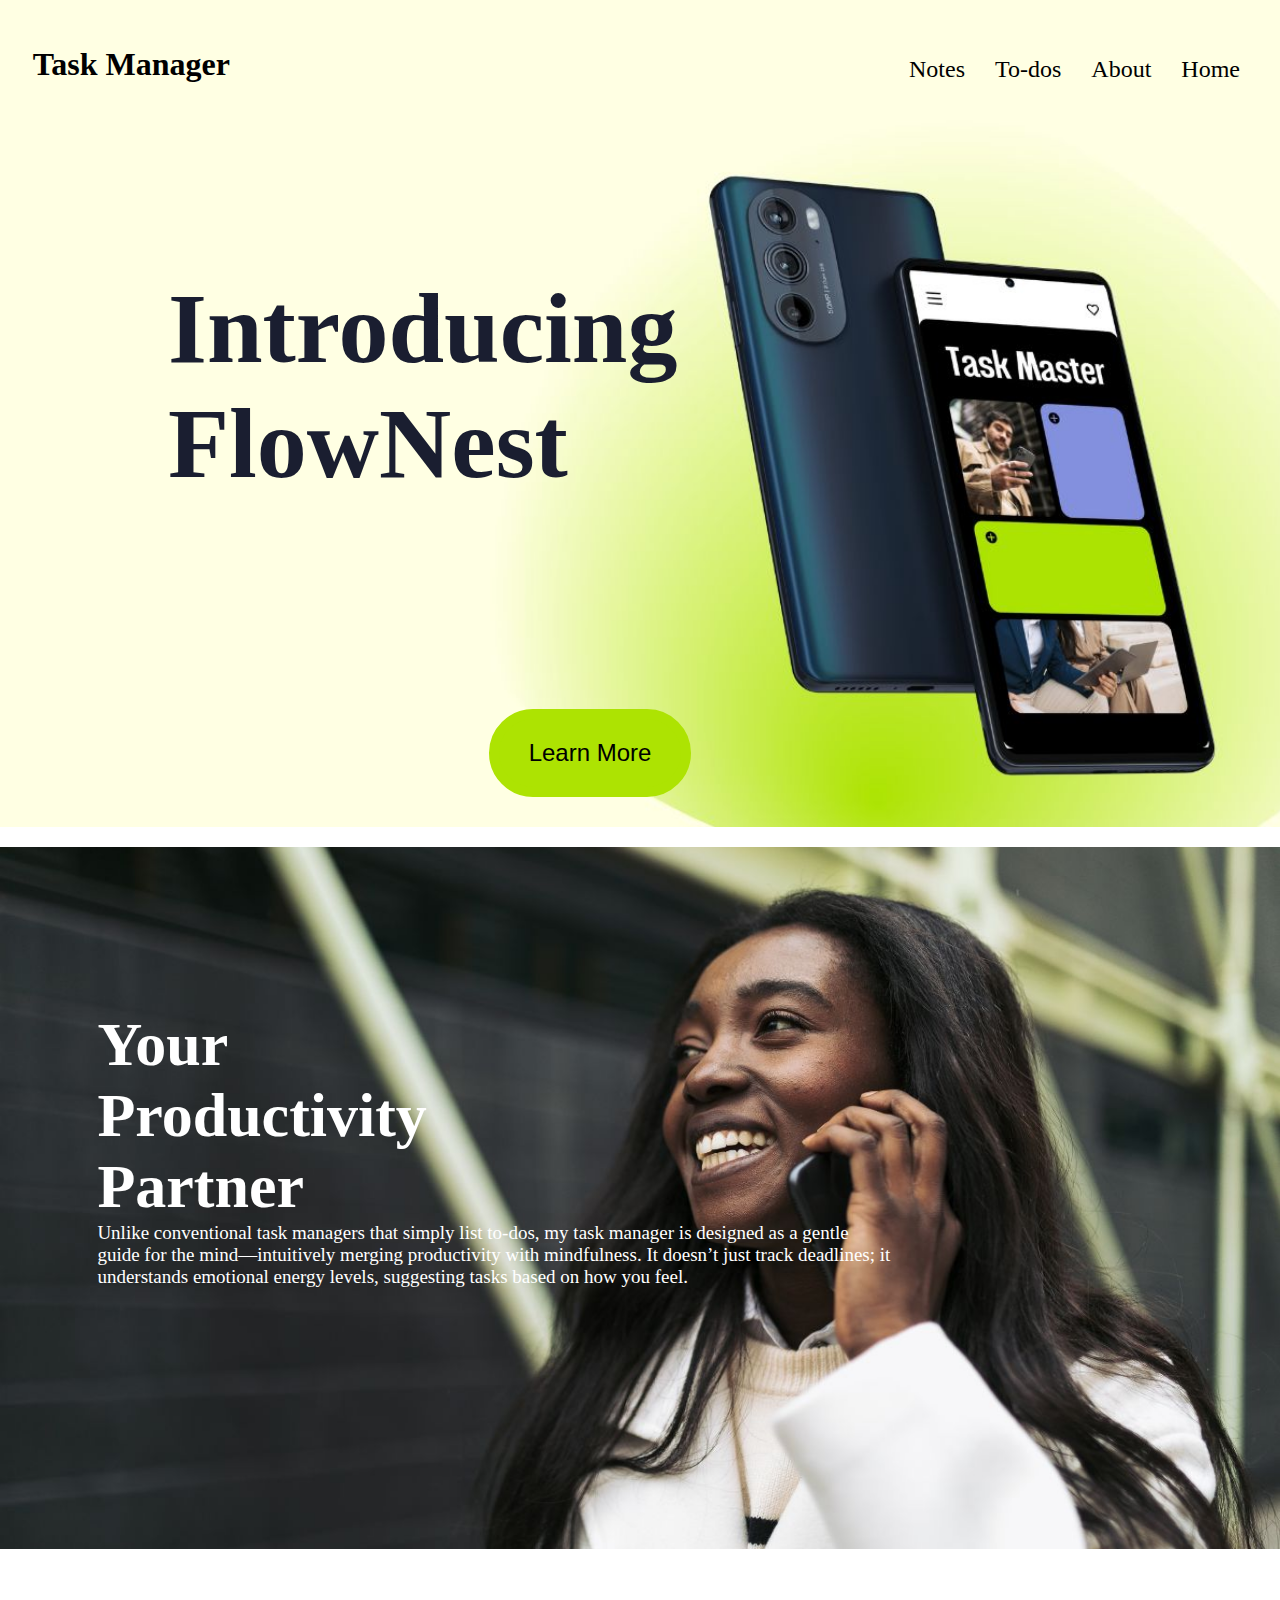
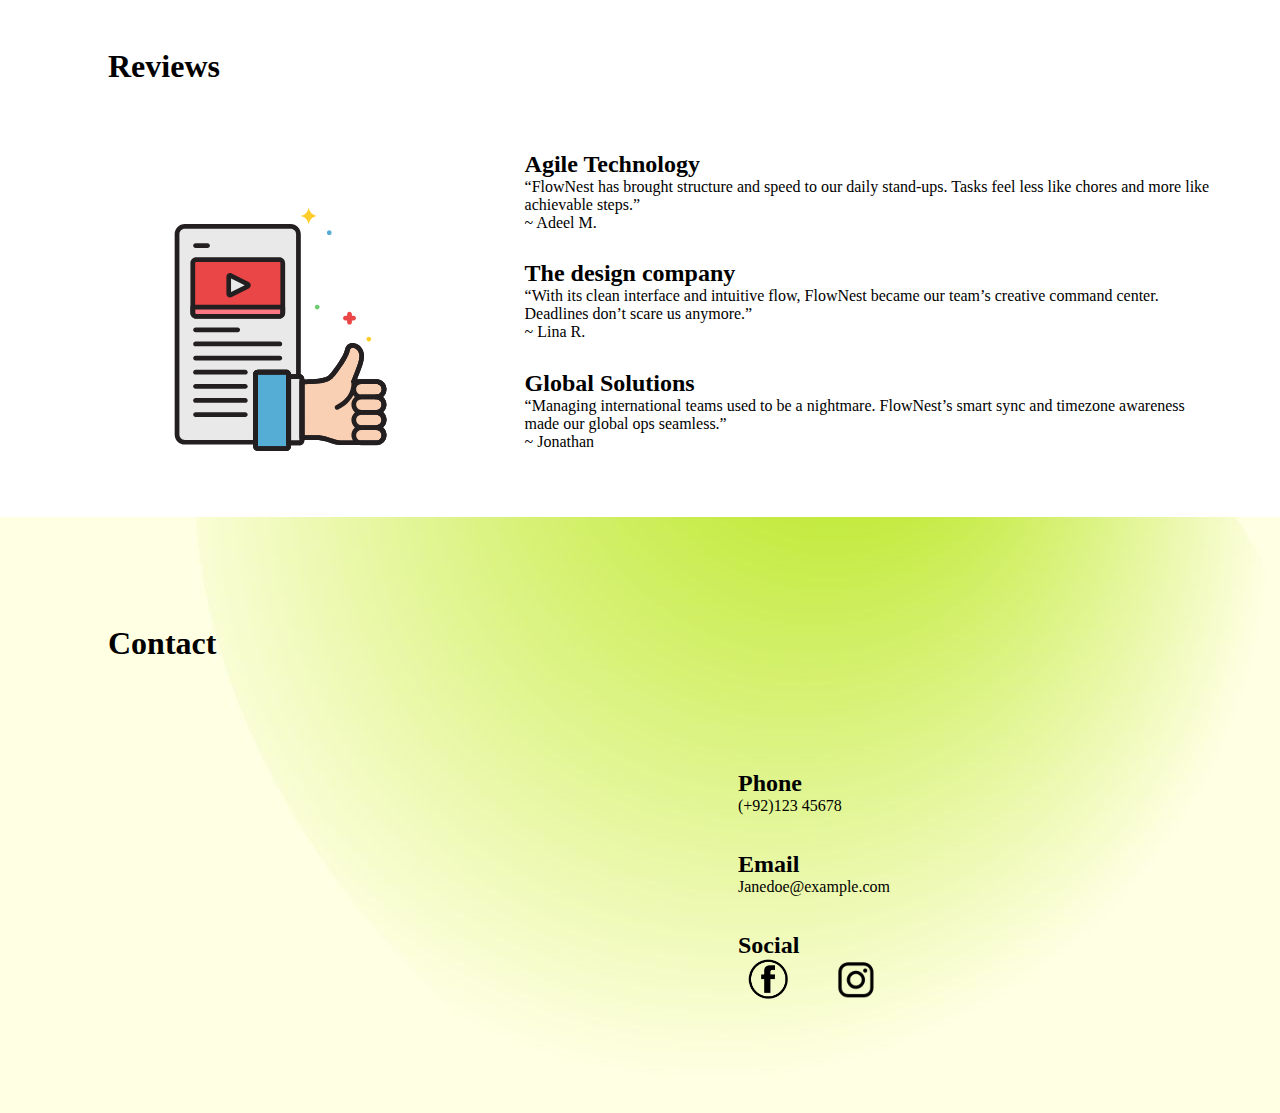
<file: index.html>
<!DOCTYPE html>
<html lang="en">
    <head>
        <meta charset="UTF-8" />
        <meta name="viewport" content="width=device-width, initial-scale=1.0" />
        <meta name="description" content="A simple landing page" />
        <link rel="stylesheet" href="style.css" />
        <script src="script.js"></script>
        <title>FlowNest</title>
    </head>
    <body>
        <div class="page1">
            <nav>
                <div class="navbar">
                    <div class="navItems">
                        <div class="navName">
                            <h1>Task Manager</h1>
                        </div>
                        <div class="navLinks">
                            <div class="linkItem1">
                                <a href="/pages/notes.html">Notes</a>
                            </div>
                            <div class="linkItem1">
                                <a href="/pages/todo.html">To-dos</a>
                            </div>
                            <div class="linkItem1">
                                <a href="/pages/aboutUs.html">About</a>
                            </div>
                            <div class="linkItem2">
                                <a href="index.html">Home</a>
                            </div>
                        </div>
                    </div>
                </div>
            </nav>
            <div class="intro">
                <div class="heading">
                    <h1 class="head1">
                        Introducing<br />
                        FlowNest
                    </h1>
                </div>
            </div>
            <div class="buttonLearn">
                <button>Learn More</button>
            </div>
        </div>
        <div class="page2">
            <div class="stuff">
                <h1 class="head2">Your<br />Productivity<br />Partner</h1>
                <p class="deets">
                    Unlike conventional task managers that simply list to-dos, my task manager is
                    designed as a gentle guide for the mind—intuitively merging productivity with
                    mindfulness. It doesn’t just track deadlines; it understands emotional energy
                    levels, suggesting tasks based on how you feel.
                </p>
            </div>
        </div>
        <div class="page3">
            <div class="reviews">
                <div class="head3"><h1>Reviews</h1></div>
                <div class="container">
                    <div class="img">
                        <img
                            class="reviewLogo"
                            src="img/reshot-icon-positive-review-XN7LYFBDAK.svg"
                            alt=""
                        />
                    </div>
                    <div class="points">
                        <ul>
                            <li>
                                <h2>Agile Technology</h2>
                                <p>
                                    “FlowNest has brought structure and speed to our daily
                                    stand-ups. Tasks feel less like chores and more like achievable
                                    steps.”<br />
                                    ~ Adeel M.
                                </p>
                            </li>
                            <li>
                                <h2>The design company</h2>
                                <p>
                                    “With its clean interface and intuitive flow, FlowNest became
                                    our team’s creative command center. Deadlines don’t scare us
                                    anymore.” <br />~ Lina R.
                                </p>
                            </li>
                            <li>
                                <h2>Global Solutions</h2>
                                <p>
                                    “Managing international teams used to be a nightmare. FlowNest’s
                                    smart sync and timezone awareness made our global ops seamless.”
                                    <br />~ Jonathan
                                </p>
                            </li>
                        </ul>
                    </div>
                </div>
            </div>
        </div>
        <footer>
            <div class="footer">
                <div class="aboutUs">
                    <h1 class="head4">Contact</h1>
                    <div class="container2">
                        <ul>
                            <li class="contactList">
                                <h2>Phone</h2>
                                <p>(+92)123 45678</p>
                            </li>
                            <li class="contactList">
                                <h2>Email</h2>
                                <p>Janedoe@example.com</p>
                            </li>
                            <li class="contactList">
                                <h2>Social</h2>
                                <div class="logos">
                                    <a href="https://www.facebook.com/bee.licious888/">
                                        <img
                                            src="img/[CITYPNG.COM]Outline Round Facebook Fb Icon Logo - 600x600.png"
                                            alt="facebook"
                                            class="logoImg"
                                    /></a>
                                    <a href="https://www.instagram.com/abeerafatima_shaikhh/">
                                        <img
                                            src="img/[CITYPNG.COM]Black And White Outline Instagram App Logo Icon - 800x800.png"
                                            alt="instagram"
                                            class="logoImg"
                                    /></a>
                                </div>
                            </li>
                        </ul>
                    </div>
                </div>
            </div>
        </footer>
    </body>
</html>
</file>
<file: style.css>
* {
    margin: 0;
    padding: 0;
    box-sizing: border-box;
    color: black;
    font-style: normal;
    font-family: '' Franklin Gothic Medium ', sans-serif';
    text-decoration: none;
}
.page1 {
    background-image: url('img/1.jpg');
    background-size: cover;
    background-position: center;
    margin-bottom: 0;
    padding-bottom: 0;
}
.navbar {
    padding-top: 2%;
    padding-left: 1%;
}
.navItems {
    display: flex;
    justify-content: space-between;
    padding: 20px;
}
.navName {
    align-content: flex-start;
    align-items: flex-start;
}
.navLinks {
    align-items: flex-end;
    display: flex;
    justify-content: space-between;
}

a {
    font-size: x-large;
    padding: 0 20px 0 10px;
}

.intro {
    padding: 60px;
}

.heading {
    padding: 12vh;
    font-size: 50px;
}

.head1 {
    color: #1a1e30;
}

button {
    background-color: #ade302;
    border: 10px solid #ade302;
    border-radius: 320px;
    padding: 20px 30px;
    margin: 10px;
    font-size: x-large;
}

.buttonLearn {
    margin: 20px auto;
    padding: 10px 100px 20px 0;
    display: flex;
    justify-content: center;
}

.page2 {
    background-image: url('img/2.jpg');
    background-size: cover;
    background-position: center;
    margin: 0;
    padding: 0;
}
.stuff {
    padding: 0 11vh 11vh 0;
    margin: 0 11vh 11vh 0;
}
.head2 {
    color: white;
    font-size: 62px;
    padding: 15% 9% 0 9%;
}
.deets {
    color: white;
    padding: 0 15% 15% 9%;
    font-size: 19px;
    margin: 0 24px 0 0;
}
.head3 {
    padding: 0 0 0 12vh;
}
.container {
    display: flex;
    padding: 4%;
}
.reviewLogo {
    height: 35vh;
    padding: 8vh 12vh 0 12vh;
}
li {
    padding: 2%;
}
.footer {
    background-image: url('/img/3.jpg');
    padding: 0;
    margin: 0;
}
.head4 {
    padding: 12vh 0 0 12vh;
}
.container2 {
    padding: 10vh;
    margin: 0 10vh 0 70vh;
}
.logos {
    display: flex;
}
.logoImg {
    height: 40px;
    padding: 0 18px 0 0;
}
ul {
    list-style: none;
}
.contactList {
    padding: 2vh;
}
</file>
